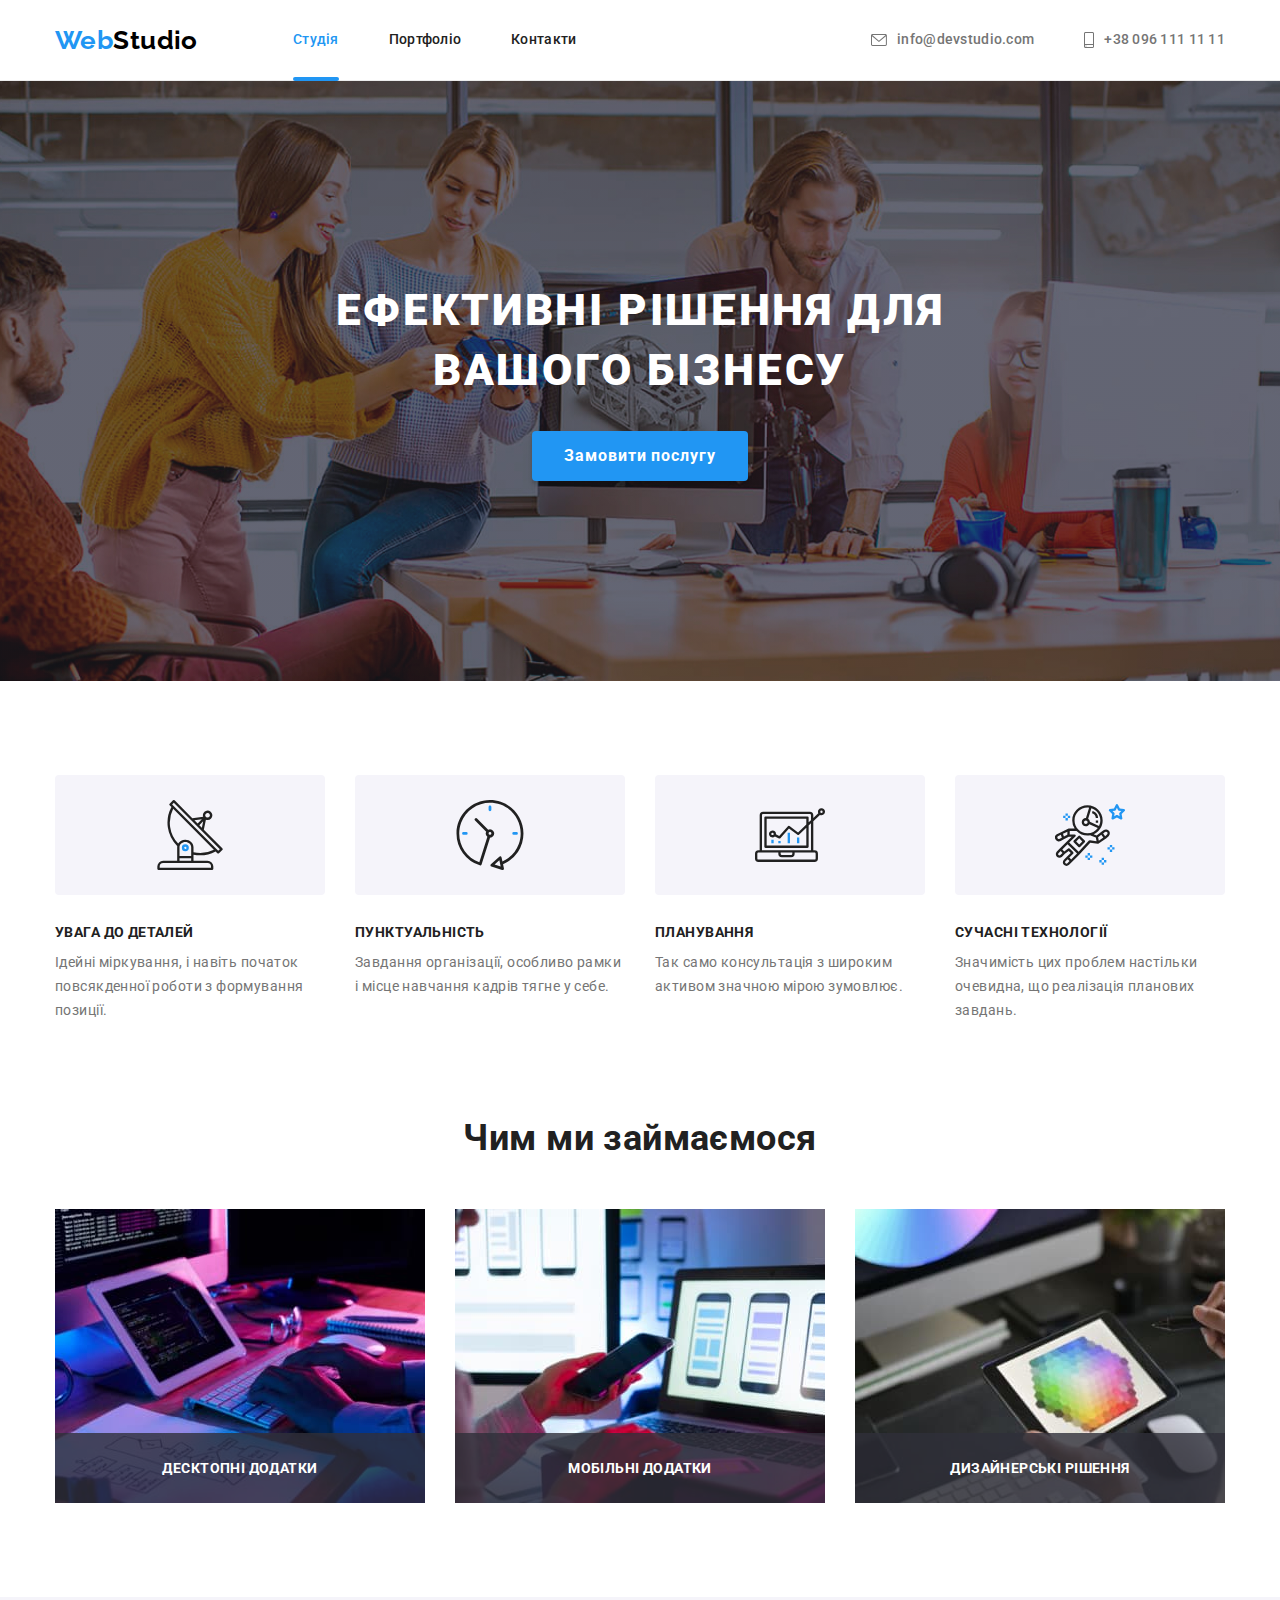
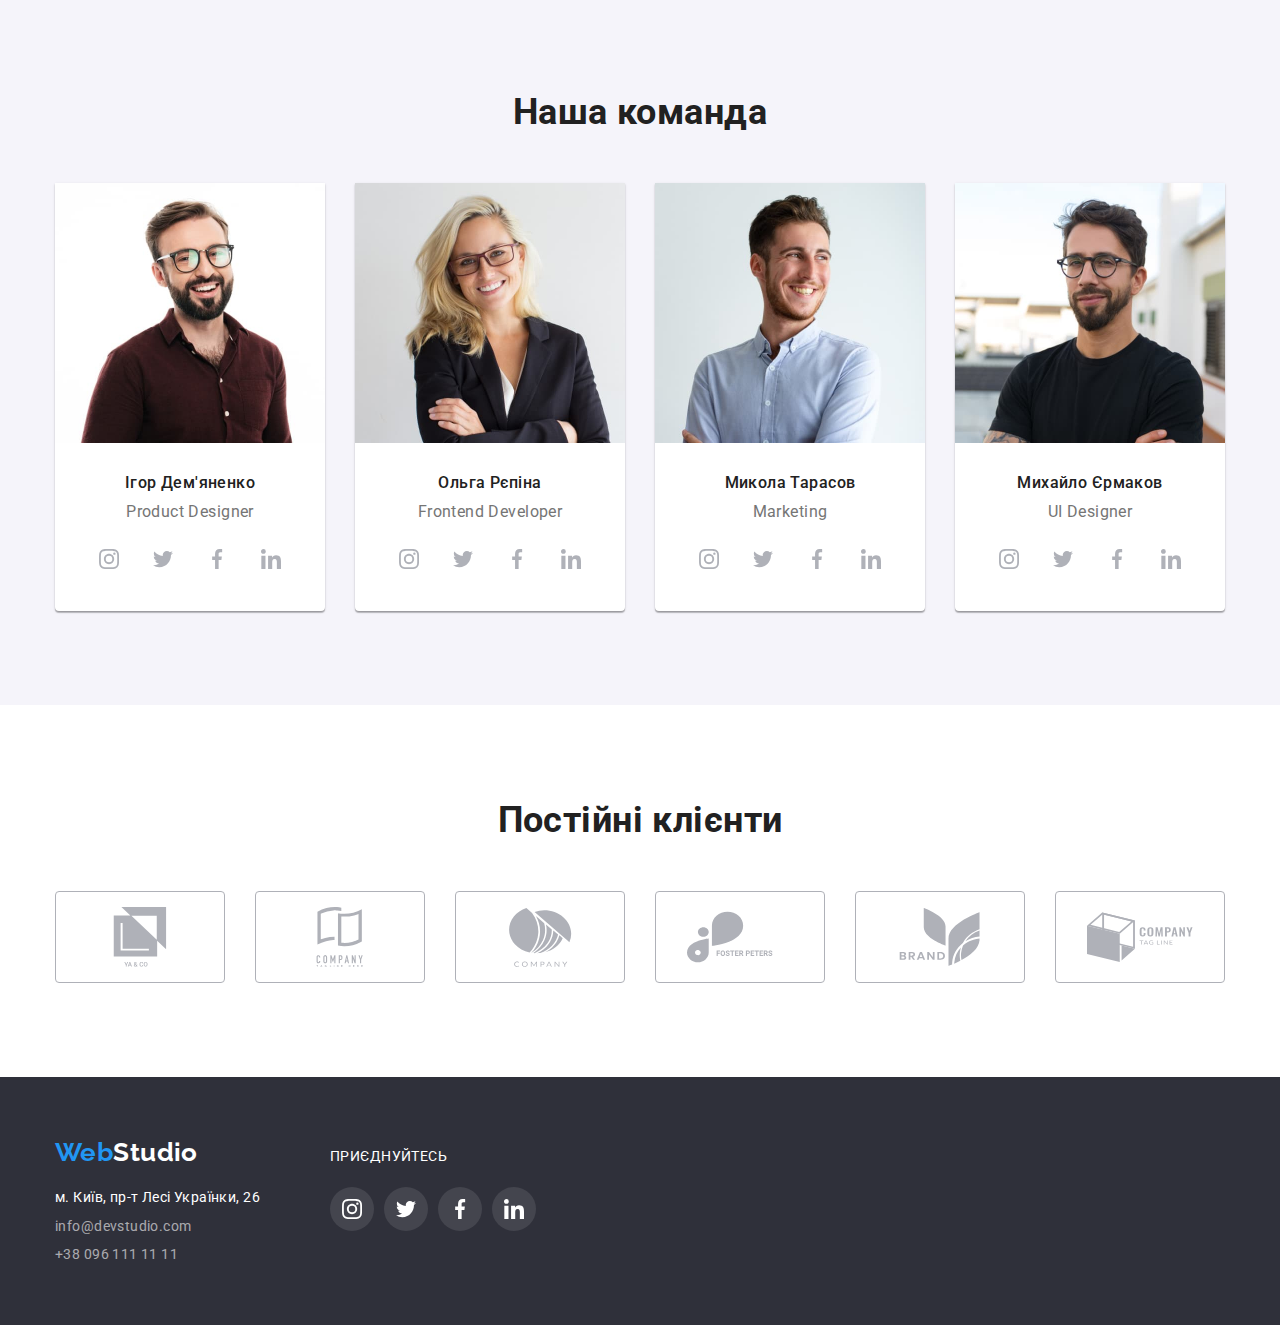
<file: index.html>
<!DOCTYPE html>
<html lang="uk">

<head>
    <meta charset="UTF-8">
    <meta name="viewport" content="width=device-width, initial-scale=1.0">
    <title>WebStudio</title>
    <link rel="preconnect" href="https://fonts.googleapis.com">
    <link rel="preconnect" href="https://fonts.gstatic.com" crossorigin>
    <link
        href="https://fonts.googleapis.com/css2?family=Raleway:wght@700&family=Roboto:wght@400;500;700;900&display=swap"
        rel="stylesheet">
    <link rel="stylesheet" href="https://cdn.jsdelivr.net/npm/modern-normalize@1.1.0/modern-normalize.min.css">
    <link rel="stylesheet" href="./css/styles.css">
</head>

<body>
    <!--===============HEADER==============-->
    <header class="header">
        <div class="container page-header">
            <a lang="en" class="link logo page-logo" href="./index.html"> <span class="logo-color-first">Web</span><span
                    class="logo-color-second">Studio</span></a>
            <nav>
                <ul class="list page-nav">
                    <li>
                        <a class="link main-nav-link current" href="./index.html">Студія</a>
                    </li>
                    <li>
                        <a class="link main-nav-link" href="./portfolio.html" target="_self">Портфоліо</a>
                    </li>
                    <li>
                        <a class="link main-nav-link" href="#contacts">Контакти</a>
                    </li>
                </ul>
            </nav>
            <ul class="list page-address">
                <li><a class="link main-nav-link-address" href="mailto:info@devstudio.com">
                        <svg class="adress-icon-envelope">
                            <use href="./image/icons.svg#icon-envelope"></use>
                        </svg>info@devstudio.com</a></li>
                <li><a class="link main-nav-link-address" href="tel:+380961111111">
                        <svg class="adress-icon-smartphone">
                            <use href="./image/icons.svg#icon-smartphone"></use>
                        </svg> +38 096 111 11 11</a></li>
            </ul>
        </div>
    </header>
    <main>
        <!-- ==============HERO================= -->
        <section class="main-hero">
            <div class="container">
                <h1 class="hero-text">Ефективні рішення для вашого бізнесу</h1>
                <button class="button hero-button" type="button" data-modal-open>Замовити послугу</button>
            </div>
        </section>
        <!-- ==============BENEFITS================= -->
        <section class="benefits">
            <div class="container">
                <h2 class="visually-hidden">Наші переваги</h2>
                <ul class="list top-main-page">
                    <li>
                        <div class="benefits-case"><svg aria-lable="антена" class="benefits-icon">
                                <use href="./image/icons.svg#icon-antenna"></use>
                            </svg></div>
                        <h3 class="main-page">Увага до деталей</h3>
                        <p class="main-page-text">Ідейні міркування, і навіть початок повсякденної роботи з формування
                            позиції.</p>
                    </li>
                    <li>
                        <div class="benefits-case"><svg aria-lable="антена" class="benefits-icon">
                                <use href="./image/icons.svg#icon-clock"></use>
                            </svg></div>
                        <h3 class="main-page">Пунктуальність</h3>
                        <p class="main-page-text">Завдання організації, особливо рамки і місце навчання кадрів тягне у
                            себе.</p>
                    </li>
                    <li>
                        <div class="benefits-case"><svg aria-lable="антена" class="benefits-icon">
                                <use href="./image/icons.svg#icon-diagram"></use>
                            </svg></div>
                        <h3 class="main-page">Планування</h3>
                        <p class="main-page-text">Так само консультація з широким активом значною мірою зумовлює.</p>
                    </li>
                    <li>
                        <div class="benefits-case"><svg aria-lable="антена" class="benefits-icon">
                                <use href="./image/icons.svg#icon-astronaut"></use>
                            </svg></div>
                        <h3 class="main-page">Сучасні технології</h3>
                        <p class="main-page-text">Значимість цих проблем настільки очевидна, що реалізація планових
                            завдань.</p>
                    </li>
                </ul>
            </div>
        </section>
        <!-- ==============WORK=================== -->
        <section class="work">
            <div class="container">
                <h2 class="title">Чим ми займаємося</h2>
                <ul class="list work-case">
                    <li>
                        <div class="work-case-card"><img src="./image/box_1.jpg" alt="Планшет та клавиатура"
                                width="370">
                            <div class="work-overlay-style">
                                <p class="work-overlay">Десктопні додатки</p>
                            </div>
                        </div>
                    </li>
                    <li>
                        <div class="work-case-card"><img src="./image/box_2.jpg" alt="Телефон та ноутбук" width="370">
                            <div class="work-overlay-style">
                                <p class="work-overlay">Мобільні додатки</p>
                            </div>
                        </div>
                    </li>
                    <li>
                        <div class="work-case-card"><img src="./image/box_3.jpg" alt="Планшет" width="370">
                            <div class="work-overlay-style">
                                <p class="work-overlay">Дизайнерські рішення</p>
                            </div>
                        </div>
                    </li>
                </ul>
            </div>
        </section>
        <!-- ===============TEAM================= -->
        <section class="team">
            <div class="container">
                <h2 class="title">Наша команда</h2>
                <ul class="list team-box">
                    <li class="team-case">
                        <img src="./image/product_designer1.jpg" alt="Хлопець в окулярах" width="270">
                        <div class="team-card">
                            <h4 class="team-title">Ігор Дем'яненко</h4>
                            <p class="team-text">Product Designer</p>
                            <ul class="social-list list">
                                <li>
                                    <a href="https://www.instagram.com/" target="_blank"
                                        rel="noopener noreferrer nofollow" class="social-list-link">
                                        <svg aria-lable="іконка інстаграму" class="social-list-icon">
                                            <use href="./image/icons.svg#icon-instagram"></use>
                                        </svg>
                                    </a>
                                </li>
                                <li>
                                    <a href="https://twitter.com/" target="_blank" rel="noopener noreferrer nofollow"
                                        class="social-list-link">
                                        <svg aria-lable="іконка твітеру" class="social-list-icon">
                                            <use href="./image/icons.svg#icon-twitter"></use>
                                        </svg>
                                    </a>
                                </li>
                                <li>
                                    <a href="https://www.facebook.com/" target="_blank"
                                        rel="noopener noreferrer nofollow" class="social-list-link">
                                        <svg aria-lable="іконка фейсбуку" class="social-list-icon">
                                            <use href="./image/icons.svg#icon-facebook"></use>
                                        </svg>
                                    </a>
                                </li>
                                <li>
                                    <a href="https://www.linkedin.com/feed/" target="_blank"
                                        rel="noopener noreferrer nofollow" class="social-list-link">
                                        <svg aria-lable="іконка лінкедину" class="social-list-icon">
                                            <use href="./image/icons.svg#icon-linkedin"></use>
                                        </svg>
                                    </a>
                                </li>
                            </ul>
                        </div>
                    </li>
                    <li class="team-case">
                        <img src="./image/frontend_developer1.jpg" alt="Блондінка в окулярах" width="270">
                        <div class="team-card">
                            <h4 class="team-title">Ольга Рєпіна</h4>
                            <p class="team-text">Frontend Developer</p>
                            <ul class="social-list list">
                                <li>
                                    <a href="https://www.instagram.com/" target="_blank"
                                        rel="noopener noreferrer nofollow" class="social-list-link">
                                        <svg aria-lable="іконка інстаграму" class="social-list-icon">
                                            <use href="./image/icons.svg#icon-instagram"></use>
                                        </svg>
                                    </a>
                                </li>
                                <li>
                                    <a href="https://twitter.com/" target="_blank" rel="noopener noreferrer nofollow"
                                        class="social-list-link">
                                        <svg aria-lable="іконка твітеру" class="social-list-icon">
                                            <use href="./image/icons.svg#icon-twitter"></use>
                                        </svg>
                                    </a>
                                </li>
                                <li>
                                    <a href="https://www.facebook.com/" target="_blank"
                                        rel="noopener noreferrer nofollow" class="social-list-link">
                                        <svg aria-lable="іконка фейсбуку" class="social-list-icon">
                                            <use href="./image/icons.svg#icon-facebook"></use>
                                        </svg>
                                    </a>
                                </li>
                                <li>
                                    <a href="https://www.linkedin.com/feed/" target="_blank"
                                        rel="noopener noreferrer nofollow" class="social-list-link">
                                        <svg aria-lable="іконка лінкедину" class="social-list-icon">
                                            <use href="./image/icons.svg#icon-linkedin"></use>
                                        </svg>
                                    </a>
                                </li>
                            </ul>
                        </div>
                    </li>
                    <li class="team-case">
                        <img src="./image/marketing1.jpg" alt="Неголений хлопець" width="270">
                        <div class="team-card">
                            <h4 class="team-title">Микола Тарасов</h4>
                            <p class="team-text">Marketing</p>
                            <ul class="social-list list">
                                <li>
                                    <a href="https://www.instagram.com/" target="_blank"
                                        rel="noopener noreferrer nofollow" class="social-list-link">
                                        <svg aria-lable="іконка інстаграму" class="social-list-icon">
                                            <use href="./image/icons.svg#icon-instagram"></use>
                                        </svg>
                                    </a>
                                </li>
                                <li>
                                    <a href="https://twitter.com/" target="_blank" rel="noopener noreferrer nofollow"
                                        class="social-list-link">
                                        <svg aria-lable="іконка твітеру" class="social-list-icon">
                                            <use href="./image/icons.svg#icon-twitter"></use>
                                        </svg>
                                    </a>
                                </li>
                                <li>
                                    <a href="https://www.facebook.com/" target="_blank"
                                        rel="noopener noreferrer nofollow" class="social-list-link">
                                        <svg aria-lable="іконка фейсбуку" class="social-list-icon">
                                            <use href="./image/icons.svg#icon-facebook"></use>
                                        </svg>
                                    </a>
                                </li>
                                <li>
                                    <a href="https://www.linkedin.com/feed/" target="_blank"
                                        rel="noopener noreferrer nofollow" class="social-list-link">
                                        <svg aria-lable="іконка лінкедину" class="social-list-icon">
                                            <use href="./image/icons.svg#icon-linkedin"></use>
                                        </svg>
                                    </a>
                                </li>
                            </ul>
                        </div>
                    </li>
                    <li class="team-case">
                        <img src="./image/ui_designer1.jpg" alt="Хлопець в окулярах та футболці" width="270">
                        <div class="team-card">
                            <h4 class="team-title">Михайло Єрмаков</h4>
                            <p class="team-text">UI Designer</p>
                            <ul class="social-list list">
                                <li>
                                    <a href="https://www.instagram.com/" target="_blank"
                                        rel="noopener noreferrer nofollow" class="social-list-link">
                                        <svg aria-lable="іконка інстаграму" class="social-list-icon">
                                            <use href="./image/icons.svg#icon-instagram"></use>
                                        </svg>
                                    </a>
                                </li>
                                <li>
                                    <a href="https://twitter.com/" target="_blank" rel="noopener noreferrer nofollow"
                                        class="social-list-link">
                                        <svg aria-lable="іконка твітеру" class="social-list-icon">
                                            <use href="./image/icons.svg#icon-twitter"></use>
                                        </svg>
                                    </a>
                                </li>
                                <li>
                                    <a href="https://www.facebook.com/" target="_blank"
                                        rel="noopener noreferrer nofollow" class="social-list-link">
                                        <svg aria-lable="іконка фейсбуку" class="social-list-icon">
                                            <use href="./image/icons.svg#icon-facebook"></use>
                                        </svg>
                                    </a>
                                </li>
                                <li>
                                    <a href="https://www.linkedin.com/feed/" target="_blank"
                                        rel="noopener noreferrer nofollow" class="social-list-link">
                                        <svg aria-lable="іконка лінкедину" class="social-list-icon">
                                            <use href="./image/icons.svg#icon-linkedin"></use>
                                        </svg>
                                    </a>
                                </li>
                            </ul>
                        </div>
                    </li>
                </ul>
            </div>
        </section>
        <!-- ================CLIENTS=============== -->
        <section class="clients-case">
            <div class="container">
                <h2 class="title">Постійні клієнти</h2>
                <ul class="list clients-list">
                    <li>
                        <a href="#" class="client-box">
                            <svg aria-lable="іконка yago" class="client-icon">
                                <use href="./image/icons.svg#icon-yago"></use>
                            </svg></a>
                    </li>
                    <li>
                        <a href="#" class="client-box">
                            <svg aria-lable="іконка лінкедину" class="client-icon">
                                <use href="./image/icons.svg#icon-teglinehere"></use>
                            </svg></a>
                    </li>
                    <li>
                        <a href="#" class="client-box">
                            <svg aria-lable="іконка лінкедину" class="client-icon">
                                <use href="./image/icons.svg#icon-company"></use>
                            </svg></a>
                    </li>
                    <li>
                        <a href="#" class="client-box">
                            <svg aria-lable="іконка лінкедину" class="client-icon">
                                <use href="./image/icons.svg#icon-fosterpeters"></use>
                            </svg></a>
                    </li>
                    <li>
                        <a href="#" class="client-box">
                            <svg aria-lable="іконка лінкедину" class="client-icon">
                                <use href="./image/icons.svg#icon-brand"></use>
                            </svg></a>
                    </li>
                    <li>
                        <a href="#" class="client-box">
                            <svg aria-lable="іконка лінкедину" class="client-icon">
                                <use href="./image/icons.svg#icon-tagline"></use>
                            </svg></a>
                    </li>
                </ul>
            </div>
        </section>
    </main>
    <!-- ==============FOOTER============= -->
    <footer class="page-footer">
        <div class="container footer-cases">
            <div>
                <a lang="en" class="link logo footer-logo" href="./index.html"> <span
                        class="logo-color-first">Web</span><span class="logo-color-third">Studio</span></a>
                <address class="address">
                    <ul class="list footer-address">
                        <li>
                            <a class="link page-footer-address"
                                href="https://www.google.com/maps/place/%D0%B1%D1%83%D0%BB.+%D0%9B%D0%B5%D1%81%D0%B8+%D0%A3%D0%BA%D1%80%D0%B0%D0%B8%D0%BD%D0%BA%D0%B8,+26,+%D0%9A%D0%B8%D0%B5%D0%B2,+02000/@50.4265807,30.5383858,17z/data=!3m1!4b1!4m5!3m4!1s0x40d4cf0e033ecbe9:0x57a4dffefec77da0!8m2!3d50.4265807!4d30.5383858"
                                target="_blank" rel="noopener noreferrer nofollow">
                                м. Київ, пр-т Лесі Українки, 26
                            </a>
                        </li>
                        <li>
                            <a class="link page-footer-contacts" href="mailto:info@devstudio.com">info@devstudio.com</a>
                        </li>
                        <li>
                            <a class="link page-footer-contacts" href="tel:+380961111111">+38 096 111 11 11</a>
                        </li>
                    </ul>
                </address>
            </div>
            <div class="footer-list-social">
                <p class="header-footer">приєднуйтесь</p>
                <ul class="social-list-footer list">
                    <li>
                        <a href="https://www.instagram.com/" target="_blank" rel="noopener noreferrer nofollow"
                            class="social-list-link-footer">
                            <svg aria-lable="іконка інстаграму" class="social-list-icon-footer">
                                <use href="./image/icons.svg#icon-instagram"></use>
                            </svg>
                        </a>
                    </li>
                    <li>
                        <a href="https://twitter.com/" target="_blank" rel="noopener noreferrer nofollow"
                            class="social-list-link-footer">
                            <svg aria-lable="іконка твітеру" class="social-list-icon-footer">
                                <use href="./image/icons.svg#icon-twitter"></use>
                            </svg>
                        </a>
                    </li>
                    <li>
                        <a href="https://www.facebook.com/" target="_blank" rel="noopener noreferrer nofollow"
                            class="social-list-link-footer">
                            <svg aria-lable="іконка фейсбуку" class="social-list-icon-footer">
                                <use href="./image/icons.svg#icon-facebook"></use>
                            </svg>
                        </a>
                    </li>
                    <li>
                        <a href="https://www.linkedin.com/feed/" target="_blank" rel="noopener noreferrer nofollow"
                            class="social-list-link-footer">
                            <svg aria-lable="іконка лінкедину" class="social-list-icon-footer">
                                <use href="./image/icons.svg#icon-linkedin"></use>
                            </svg>
                        </a>
                    </li>
                </ul>
            </div>
        </div>
    </footer>
    <div class="backdrop is-hidden" data-modal>
        <div class="modal">
            <button type="button" class="button modal-close-btn" data-modal-close>
                <svg class="modal-close-icon" width="11" height="11">
                    <use href="./image/icons.svg#icon-close"></use>
                </svg>
            </button>
        </div>
    </div>
    <script src="./js/modal.js"></script>
</body>

</html>
</file>
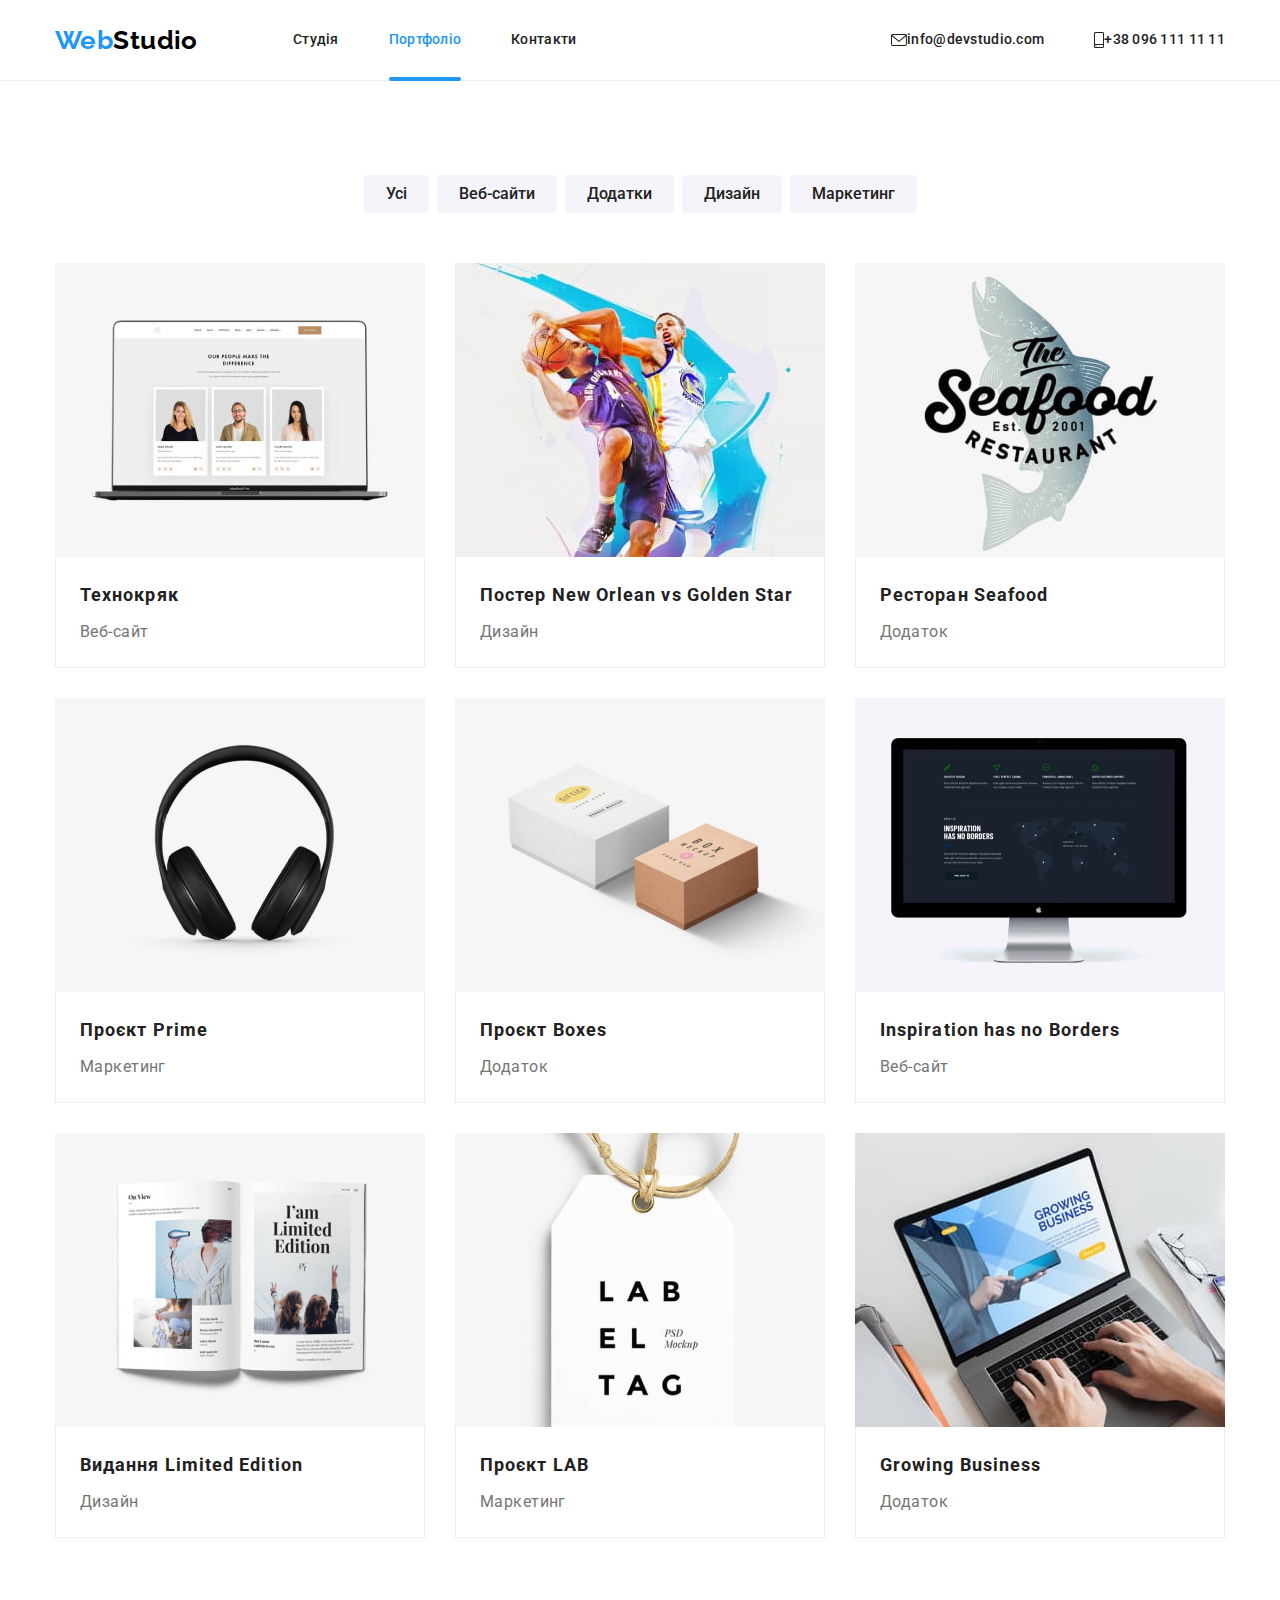
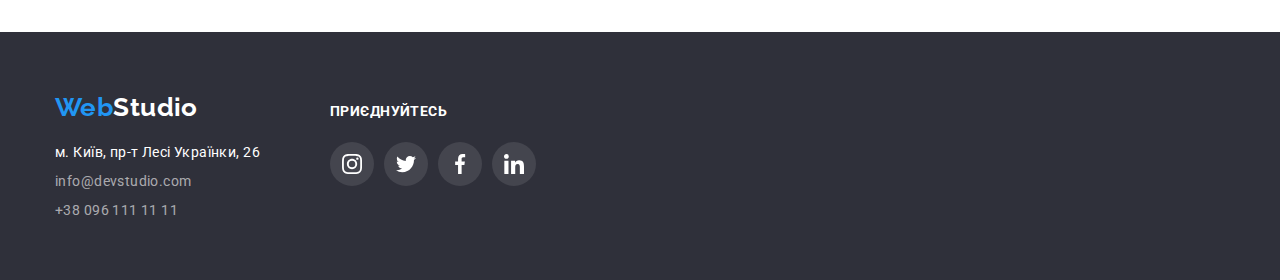
<file: portfolio.html>
<!DOCTYPE html>
<html lang="uk">

<head>
    <meta charset="UTF-8">
    <meta name="viewport" content="width=device-width, initial-scale=1.0">
    <title>WebStudio</title>
    <link rel="preconnect" href="https://fonts.googleapis.com">
    <link rel="preconnect" href="https://fonts.gstatic.com" crossorigin>
    <link
        href="https://fonts.googleapis.com/css2?family=Raleway:wght@700&family=Roboto:wght@400;500;700;900&display=swap"
        rel="stylesheet">
    <link rel="stylesheet" href="https://cdn.jsdelivr.net/npm/modern-normalize@1.1.0/modern-normalize.min.css">
    <link rel="stylesheet" href="./css/styles.css">
</head>

<body>
    <!--===============HEADER==============-->
    <header class="header">
        <div class="container page-header">
            <a lang="en" class="link logo page-logo" href="./index.html"> <span class="logo-color-first">Web</span><span
                    class="logo-color-second">Studio</span></a>
            <nav>
                <ul class="list page-nav">
                    <li><a class="link main-nav-link" href="./index.html">Студія</a></li>
                    <li><a class="link main-nav-link current" href="./portfolio.html" target="_self">Портфоліо</a></li>
                    <li><a class="link main-nav-link" href="#contacts">Контакти</a></li>
                </ul>
            </nav>
            <ul class="list page-address">
                <li><a class="link main-nav-link" href="mailto:info@devstudio.com">
                        <svg class="adress-icon-envelope">
                            <use href="./image/icons.svg#icon-envelope"></use>
                        </svg>info@devstudio.com</a></li>
                <li><a class="link main-nav-link" href="tel:+380961111111">
                        <svg class="adress-icon-smartphone">
                            <use href="./image/icons.svg#icon-smartphone"></use>
                        </svg> +38 096 111 11 11</a></li>
            </ul>
        </div>
    </header>
    <main>
        <!-- ====================PORTFOLIO==================== -->
        <section class="portfolio">
            <div class="container ">
                <h1 class="visually-hidden">Партфоліо</h1>
                <ul class="list portfolio-menu">
                    <li> <button class="button portfolio-menu-button" type="button">Усі</button></li>
                    <li> <button class="button portfolio-menu-button" type="button">Веб-сайти</button></li>
                    <li> <button class="button portfolio-menu-button" type="button">Додатки</button></li>
                    <li> <button class="button portfolio-menu-button" type="button">Дизайн</button></li>
                    <li> <button class="button portfolio-menu-button" type="button">Маркетинг</button></li>
                </ul>
                <ul class="portfolio-projects">
                    <li class=" portfolio-projects-case">
                        <a href="#" class="link portfolio-link">
                            <img class="img" src="./image/technocrack.jpg" alt="Ноутбук" width="370">
                            <div class="portfolio-projects-card">
                                <h2 class="portfolio-projects-title">Технокряк</h2>
                                <p class="portfolio-projects-text">Веб-сайт</p>
                            </div>
                        </a>

                    </li>
                    <li class="portfolio-projects-case">
                        <a href="#" class="link portfolio-link">
                            <img class="img" src="./image/poster.jpg" alt="Два баскетболіста" width="370">
                            <div class="portfolio-projects-card">
                                <h2 class="portfolio-projects-title">Постер New Orlean vs Golden Star</h2>
                                <p class="portfolio-projects-text">Дизайн</p>
                            </div>
                        </a>
                    </li>
                    <li class="portfolio-projects-case">
                        <a href="#" class="link portfolio-link"><img class="img" src="./image/seafood_restaurant.jpg"
                                alt="Риба" width="370">
                            <div class="portfolio-projects-card">
                                <h2 class="portfolio-projects-title">Ресторан Seafood</h2>
                                <p class="portfolio-projects-text">Додаток</p>
                            </div>
                        </a>
                    </li>
                    <li class="portfolio-projects-case">
                        <a href="#" class="link portfolio-link"><img class="img" src="./image/project_prime.jpg"
                                alt="Навушники" width="370">
                            <div class="portfolio-projects-card">
                                <h2 class="portfolio-projects-title">Проєкт Prime</h2>
                                <p class="portfolio-projects-text">Маркетинг</p>
                            </div>
                        </a>
                    </li>
                    <li class="portfolio-projects-case">
                        <a href="#" class="link portfolio-link"><img class="img" src="./image/boxes_project.jpg"
                                alt="Дві коробки" width="370">
                            <div class="portfolio-projects-card">
                                <h2 class="portfolio-projects-title">Проєкт Boxes</h2>
                                <p class="portfolio-projects-text">Додаток</p>
                            </div>
                        </a>
                    </li>
                    <li class="portfolio-projects-case">
                        <a href="#" class="link portfolio-link"><img class="img" src="./image/inspiration.jpg"
                                alt="Монітор" width="370">
                            <div class="portfolio-projects-card">
                                <h2 class="portfolio-projects-title">Inspiration has no Borders</h2>
                                <p class="portfolio-projects-text">Веб-сайт</p>
                            </div>
                        </a>
                    </li>
                    <li class="portfolio-projects-case">
                        <a href="#" class="link portfolio-link"><img class="img" src="./image/edition.jpg" alt="Журнал"
                                width="370">
                            <div class="portfolio-projects-card">
                                <h2 class="portfolio-projects-title">Видання Limited Edition</h2>
                                <p class="portfolio-projects-text">Дизайн</p>
                            </div>
                        </a>
                    </li>
                    <li class="portfolio-projects-case">
                        <a href="#" class="link portfolio-link"><img class="img" src="./image/lab_project.jpg"
                                alt="Бірка" width="370">
                            <div class="portfolio-projects-card">
                                <h2 class="portfolio-projects-title">Проєкт LAB</h2>
                                <p class="portfolio-projects-text">Маркетинг</p>
                            </div>
                        </a>
                    </li>
                    <li class="portfolio-projects-case">
                        <a href="#" class="link portfolio-link"><img src="./image/growing_business.jpg"
                                alt="Руки на ноутбуці" width="370">
                            <div class="portfolio-projects-card">
                                <h2 class="portfolio-projects-title">Growing Business</h2>
                                <p class="portfolio-projects-text">Додаток</p>
                            </div>
                        </a>
                    </li>
                </ul>
            </div>
        </section>
    </main>
    <!-- ==============FOOTER============= -->
    <footer class="page-footer">
        <div class="container footer-cases">
            <div>
                <a lang="en" class="link logo footer-logo" href="./index.html"> <span
                        class="logo-color-first">Web</span><span class="logo-color-third">Studio</span></a>
                <address class="address">
                    <ul class="list footer-address">
                        <li>
                            <a class="link page-footer-address"
                                href="https://www.google.com/maps/place/%D0%B1%D1%83%D0%BB.+%D0%9B%D0%B5%D1%81%D0%B8+%D0%A3%D0%BA%D1%80%D0%B0%D0%B8%D0%BD%D0%BA%D0%B8,+26,+%D0%9A%D0%B8%D0%B5%D0%B2,+02000/@50.4265807,30.5383858,17z/data=!3m1!4b1!4m5!3m4!1s0x40d4cf0e033ecbe9:0x57a4dffefec77da0!8m2!3d50.4265807!4d30.5383858"
                                target="_blank" rel="noopener noreferrer nofollow">
                                м. Київ, пр-т Лесі Українки, 26
                            </a>
                        </li>
                        <li>
                            <a class="link page-footer-contacts" href="mailto:info@devstudio.com">info@devstudio.com</a>
                        </li>
                        <li>
                            <a class="link page-footer-contacts" href="tel:+380961111111">+38 096 111 11 11</a>
                        </li>
                    </ul>
                </address>
            </div>
            <div class="footer-list-social">
                <h5 class="header-footer">приєднуйтесь</h5>
                <ul class="social-list-footer list">
                    <li>
                        <a href="https://www.instagram.com/" target="_blank" rel="noopener noreferrer nofollow"
                            class="social-list-link-footer">
                            <svg aria-lable="іконка інстаграму" class="social-list-icon-footer">
                                <use href="./image/icons.svg#icon-instagram"></use>
                            </svg>
                        </a>
                    </li>
                    <li>
                        <a href="https://twitter.com/" target="_blank" rel="noopener noreferrer nofollow"
                            class="social-list-link-footer">
                            <svg aria-lable="іконка твітеру" class="social-list-icon-footer">
                                <use href="./image/icons.svg#icon-twitter"></use>
                            </svg>
                        </a>
                    </li>
                    <li>
                        <a href="https://www.facebook.com/" target="_blank" rel="noopener noreferrer nofollow"
                            class="social-list-link-footer">
                            <svg aria-lable="іконка фейсбуку" class="social-list-icon-footer">
                                <use href="./image/icons.svg#icon-facebook"></use>
                            </svg>
                        </a>
                    </li>
                    <li>
                        <a href="https://www.linkedin.com/feed/" target="_blank" rel="noopener noreferrer nofollow"
                            class="social-list-link-footer">
                            <svg aria-lable="іконка лінкедину" class="social-list-icon-footer">
                                <use href="./image/icons.svg#icon-linkedin"></use>
                            </svg>
                        </a>
                    </li>
                </ul>
            </div>
        </div>
    </footer>
</body>

</html>
</file>
<file: css/styles.css>
:root {
    --text-color: #212121;
    --text-color-hover: #2196F3;
    --logo-color-first: #2196F3;
    --logo-color-second: #000;
    --logo-color-third: #fff;
    --background-color: #F5F4FA;
    --background-footer: #2F303A;
    --text-color-link: #757575;
    --cubic: 250ms cubic-bezier(0.4, 0, 0.2, 1);
}

h1,
h2,
h3,
h4,
p {
    margin-top: 0;
    margin-bottom: 0;
}

ul {
    margin-top: 0;
    margin-bottom: 0;
    padding-left: 0;
}

body {
    font-size: 14px;
    font-family: 'Roboto', sans-serif;
    letter-spacing: 0.03em;
    color: var(--text-color);
    background-color: var(--logo-color-third);
}

.container {
    width: 1200px;
    margin-left: auto;
    margin-right: auto;
    padding-left: 15px;
    padding-right: 15px;
}

.link {
    text-decoration: none;
}

.list {
    list-style: none;
}

img {
    display: block;
}

.button {
    cursor: pointer;
}

/* ==============HEADER============== */
.header {
    border-bottom: 1px solid #ECECEC;
}

.page-header {
    display: flex;
    align-items: center;
}

.logo {
    font-family: 'Raleway', sans-serif;
    font-weight: 700;
    font-size: 26px;
    line-height: 1.19;
    /* identical to box height */
}

.page-logo {
    margin-right: 93px;
    padding-top: 24px;
    padding-bottom: 24px;
    width: 145px;
}

.logo-color-first {
    color: var(--logo-color-first);
}

.logo-color-second {
    color: var(--logo-color-second);
}

.logo-color-third {
    color: var(--logo-color-third);
}

.page-nav {
    display: flex;
    gap: 50px;
}

.main-nav-link {
    display: flex;
    align-items: center;
    fill: currentColor;
    font-weight: 500;
    font-size: 14px;
    line-height: 1.14;
    letter-spacing: 0.02em;
    color: var(--text-color);
    padding-bottom: 32px;
    padding-top: 32px;
    position: relative;
    transition: color var(--cubic);
}

.current {
    color: var(--text-color-hover);
}

.main-nav-link.current::after {
    content: "";
    display: block;
    width: 100%;
    height: 4px;
    border-radius: 2px;
    background-color: var(--logo-color-first);
    left: 0;
    bottom: -1px;
    position: absolute;
    transform: scaleX(1);
}

.page-address .main-nav-link-address {
    color: var(--text-color-link);
    gap: 10px;
}

.main-nav-link:hover,
.main-nav-link:focus {
    color: var(--text-color-hover);
}

.main-nav-link-address {
    display: flex;
    align-items: center;
    fill: currentColor;
    font-weight: 500;
    font-size: 14px;
    line-height: 1.14;
    letter-spacing: 0.02em;
    color: var(--text-color);
    padding-bottom: 32px;
    padding-top: 32px;
    position: relative;
    transition: color var(--cubic);
}

.main-nav-link-address:hover,
.main-nav-link-address:focus {
    color: var(--text-color-hover);
}

.main-nav-link::after {
    content: "";
    display: block;
    width: 100%;
    height: 4px;
    border-radius: 2px;
    background-color: var(--logo-color-first);
    left: 0;
    bottom: -1px;
    position: absolute;
    transition: transform var(--cubic);
    transform: scaleX(0);
}

.main-nav-link:hover::after {
    transform: scaleX(1)
}

.page-address {
    display: flex;
    gap: 50px;
    margin-left: auto;
}

.adress-icon-envelope {
    width: 16px;
    height: 12px;
}

.adress-icon-smartphone {
    width: 10px;
    height: 16px;
}

/* ==============HERO================= */

.main-hero {
    padding-top: 200px;
    padding-bottom: 200px;
    background-color: #C4C4C4;
    background-image: linear-gradient(rgba(47, 48, 58, 0.4), rgba(47, 48, 58, 0.4)), url(../image/Img.jpg);
    background-position: center;
    background-size: 1600px;
    background-repeat: no-repeat;
}

.hero {
    display: block;
    width: 700px;
}

.hero-text {
    font-weight: 900;
    font-size: 44px;
    line-height: 1.36;
    text-align: center;
    letter-spacing: 0.06em;
    text-transform: uppercase;
    color: #fff;
    margin-bottom: 30px;
    width: 700px;
    margin-left: auto;
    margin-right: auto;
}

.hero-button {
    font-family: 'Roboto', sans-serif;
    font-weight: 700;
    border-radius: 4px;
    border: none;
    background-color: var(--text-color-hover);
    font-size: 16px;
    line-height: 1.88;
    display: flex;
    align-items: center;
    justify-content: center;
    letter-spacing: 0.06em;
    color: #FFFFFF;
    margin: auto;
    padding: 10px 32px;
    box-shadow: 0px 4px 4px rgba(0, 0, 0, 0.15);
    transition: background-color var(--cubic)
}

.hero-button:hover,
.hero-button:focus {
    background-color: #188CE8;
    border-color: #188CE8;
}

/* ==============BENEFITS================= */
.visually-hidden {
    position: absolute;
    white-space: nowrap;
    width: 1px;
    height: 1px;
    overflow: hidden;
    border: 0;
    padding: 0;
    clip: rect(0 0 0 0);
    clip-path: inset(50%);
    margin: -1px;
}

.benefits {
    padding-top: 94px;
    padding-bottom: 94px;
}

.top-main-page {
    display: flex;
    gap: 30px;
}

.main-page {
    font-weight: 700;
    font-size: 14px;
    line-height: 1.14;
    text-transform: uppercase;
    margin-bottom: 10px;
}

.main-page-text {
    font-size: 14px;
    line-height: 1.71;
    color: var(--text-color-link);
    width: 270px;
}

.benefits-case {
    display: flex;
    align-items: center;
    justify-content: center;
    width: 270px;
    height: 120px;
    background: #F5F4FA;
    border-radius: 4px;
    margin-bottom: 30px;
}

.benefits-case {
    display: flex;
    align-items: center;
    justify-content: center;
    width: 270px;
    height: 120px;
    background: #F5F4FA;
    border-radius: 4px;
    margin-bottom: 30px;
}

.benefits-icon {
    width: 70px;
    height: 70px;
}


/* ==============WORK=================== */
.work {
    padding-bottom: 94px;
}

.work-case {
    display: flex;
    gap: 30px;
}

.work-case-card {
    position: relative;
}

.work-overlay-style {
    position: absolute;
    display: flex;
    align-items: center;
    justify-content: center;
    bottom: 0;
    left: 0;
    height: 70px;
    width: 100%;
    background-color: rgba(47, 48, 58, 0.8);
}

.work-overlay {
    font-weight: 700;
    text-align: center;
    text-transform: uppercase;
    color: var(--logo-color-third);
}

/* ===============TEAM================= */

.team {
    background: var(--background-color);
    padding-top: 94px;
    padding-bottom: 94px;
}

.title {
    font-weight: 700;
    font-size: 36px;
    line-height: 1.17;
    text-align: center;
    margin-bottom: 50px;
}

.team-box {
    display: flex;
    justify-content: center;
    gap: 30px;
}

.team-case {
    background: #fff;
    box-shadow: 0px 1px 3px rgba(0, 0, 0, 0.12), 0px 1px 1px rgba(0, 0, 0, 0.14), 0px 2px 1px rgba(0, 0, 0, 0.2);
    border-radius: 0px 0px 4px 4px;
}

.team-card {
    padding: 30px;
}

.team-title {
    font-weight: 500;
    font-size: 16px;
    line-height: 1.19;
    text-align: center;
    margin-bottom: 10px;
}

.team-text {
    font-size: 16px;
    line-height: 1.19;
    text-align: center;
    color: var(--text-color-link);
    margin-bottom: 16px;
}

.social-list {
    display: flex;
    justify-content: center;
    column-gap: 10px;
}

.social-list-link {
    display: flex;
    align-items: center;
    justify-content: center;
    width: 44px;
    height: 44px;
    border-radius: 50%;
    background-color: var(--logo-color-third);
    transition: background-color var(--cubic);
}

.social-list-link:hover,
.social-list-link:focus {
    background-color: var(--logo-color-first)
}

.social-list-icon {
    width: 20px;
    height: 20px;
    fill: #AFB1B8;
    transition: fill var(--cubic);
}

.social-list-link:hover .social-list-icon,
.social-list-link:focus .social-list-icon {
    fill: var(--logo-color-third)
}

/* ================CLIENTS=============== */

.clients-case {
    padding-top: 94px;
    padding-bottom: 94px;
}

.clients-list {
    display: flex;
    align-content: center;
    justify-content: center;
    gap: 30px;
}

.client-box {
    display: flex;
    align-items: center;
    justify-content: center;
    color: #AFB1B8;
    fill: currentColor;
    border: 1px solid #AFB1B8;
    border-radius: 4px;
    width: 170px;
    height: 92px;
    transition: border-color var(--cubic), color var(--cubic);
}

.client-box:hover,
.client-box:focus {
    border-color: var(--text-color-hover);
    color: var(--text-color-hover);
}

.client-icon {
    width: 106px;
    height: 60px;
}

/*==============FOOTER=============*/

.page-footer {
    font-family: 'Roboto', sans-serif;
    background: var(--background-footer);
    font-size: 14px;
    line-height: 1.41;
    padding-top: 60px;
    padding-bottom: 60px;
}

.footer-cases {
    display: flex;
    align-items: baseline;
    gap: 70px;
}

.footer-logo {
    display: inline-block;
    margin-bottom: 20px;
    width: 145px;
}

.address {
    font-style: normal;
}

.footer-address {
    display: flex;
    flex-direction: column;
    gap: 9px;
}

.page-footer-address {
    color: var(--logo-color-third);
    font-style: normal;
}

.page-footer-contacts {
    color: rgba(255, 255, 255, 0.6);
    font-style: normal;
    transition: color var(--cubic);
}

.page-footer-contacts:hover,
.page-footer-contacts:focus {
    color: var(--text-color-hover);
}

.social-list-footer {
    display: flex;
    column-gap: 10px;
}

.social-list-link-footer {
    display: flex;
    align-items: center;
    justify-content: center;
    width: 44px;
    height: 44px;
    border-radius: 50%;
    background-color: rgba(255, 255, 255, 0.1);
    transition: background-color var(--cubic);
}

.social-list-link-footer:hover,
.social-list-link-footer:focus {
    background-color: var(--logo-color-first)
}

.social-list-icon-footer {
    width: 20px;
    height: 20px;
    fill: var(--logo-color-third);
}

.header-footer {
    margin: 0px;
    margin-bottom: 20px;
    font-size: 14px;
    text-transform: uppercase;
    color: var(--logo-color-third);
}

.footer-list-social {
    display: flex;
    flex-direction: column;
}

/*-------portfolio styles-------*/

.portfolio {
    padding-top: 94px;
    padding-bottom: 94px;
}

.portfolio-menu {
    display: flex;
    gap: 8px;
    justify-content: center;
    margin-bottom: 50px;
    align-items: center;
}

.portfolio-menu-button {
    font-family: 'Roboto', sans-serif;
    text-align: center;
    font-weight: 500;
    font-size: 16px;
    line-height: 1.62;
    color: var(--text-color);
    border-radius: 4px;
    border: none;
    cursor: pointer;
    background-color: var(--background-color);
    padding: 6px 22px;
    transition: background-color var(--cubic), color var(--cubic), box-shadow var(--cubic)
}

.portfolio-menu-button:hover,
.portfolio-menu-button:focus {
    background: var(--text-color-hover);
    color: var(--logo-color-third);
    box-shadow: 0px 3px 1px rgba(0, 0, 0, 0.1), 0px 1px 2px rgba(0, 0, 0, 0.08), 0px 2px 2px rgba(0, 0, 0, 0.12);
}

.portfolio-projects {
    display: flex;
    gap: 30px;
    flex-wrap: wrap;
}

.portfolio-projects-case {
    display: block;
    width: 370px;
}

.portfolio-link {
    display: block;

}

.portfolio-link:hover,
.portfolio-link:focus {
    box-shadow: 0px 1px 1px rgba(0, 0, 0, 0.12), 0px 4px 4px rgba(0, 0, 0, 0.06), 1px 4px 6px rgba(0, 0, 0, 0.16);
}

.portfolio-projects-img-wrapper {
    position: relative;
    overflow: hidden;
}

.overlay-style {
    position: absolute;
    top: 0;
    left: 0;
    height: 101%;
    width: 100%;
    background-color: rgba(33, 150, 243, 0.9);
    transform: translateY(100%);
}

.overlay {
    color: #FFFFFF;
    padding: 63px 24px;
    font-family: 'Roboto',
        sans-serif;
    font-style: normal;
    font-weight: 400;
    font-size: 18px;
    line-height: 1.56;
    letter-spacing: 0.03em;
    overflow: auto;
}

.portfolio-link:hover .overlay-style,
.portfolio-link:focus .overlay-style {
    transform: translateY(0%);
    transition-duration: 250ms;
    transition-timing-function: var(--cubic);
}


.portfolio-projects-card {
    padding: 20px 24px;
    border-right: 1px solid #EEEEEE;
    border-bottom: 1px solid #EEEEEE;
    border-left: 1px solid #EEEEEE;
}

.portfolio-projects-title {
    font-weight: 700;
    font-size: 18px;
    line-height: 2;
    letter-spacing: 0.06em;
    color: var(--text-color);
    margin-bottom: 4px;
}

.portfolio-projects-text {
    font-size: 16px;
    line-height: 1.88;
    color: var(--text-color-link);
}

/* =======MODAL========= */

.backdrop {
    position: fixed;
    top: 0;
    left: 0;
    z-index: 100;
    width: 100%;
    height: 100%;
    background-color: rgba(0, 0, 0, 0.2);
    visibility: visible;
    opacity: 1;
    pointer-events: auto;
    transition: opacity 500ms ease-in-out, visibility 500ms ease-in-out;
}

.backdrop.is-hidden {
    visibility: hidden;
    opacity: 0;
    pointer-events: none;
}

.modal {
    position: absolute;
    top: 50%;
    left: 50%;
    transform: translate(-50%, -50%);
    width: 528px;
    height: 581px;
    background-color: var(--logo-color-third);
}

.modal-close-btn {
    position: absolute;
    top: 8px;
    right: 8px;
    display: flex;
    align-items: center;
    justify-content: center;
    background-color: transparent;
    width: 30px;
    height: 30px;
    border-radius: 50%;
    border: 1px solid rgba(0, 0, 0, 0.1);
    padding: 0;
}
</file>
